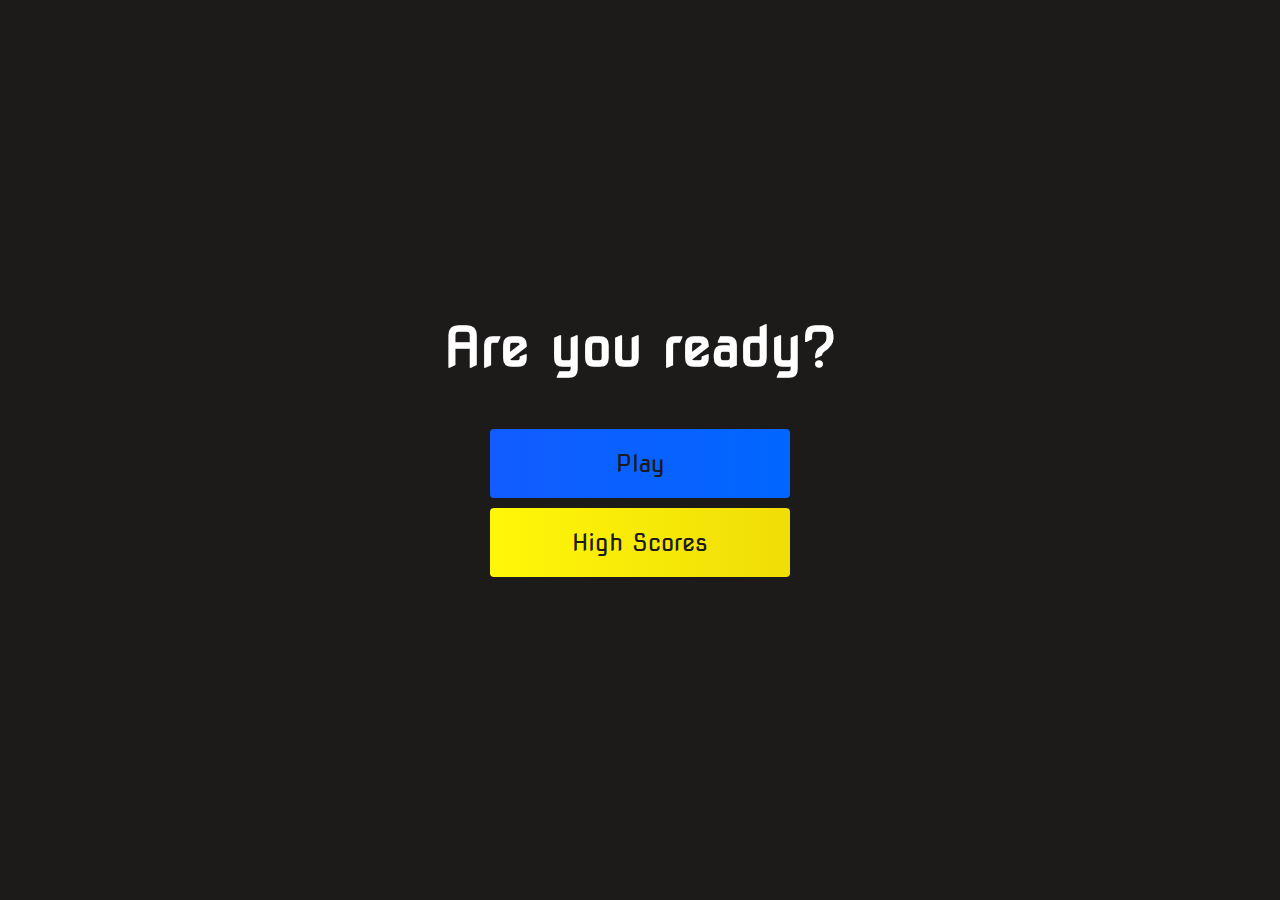
<file: html/index.html>
<!DOCTYPE html>
<html lang="en">
  <head>
    <meta charset="UTF-8" />
    <meta http-equiv="X-UA-Compatible" content="IE=edge" />
    <meta name="viewport" content="width=device-width, initial-scale=1.0" />
    <link rel="stylesheet" href="/css/style.css" />
    <title>Home Page</title>
  </head>
  <body>
    <div class="container">
      <div id="home" class="flex-column flex-center">
        <h1>Are you ready?</h1>
        <a href="/html/game.html" class="btn">Play</a>
        <a href="/html/highscores.html" id="highscores-btn" class="btn"
          >High Scores</a
        >
      </div>
    </div>
  </body>
</html>
</file>
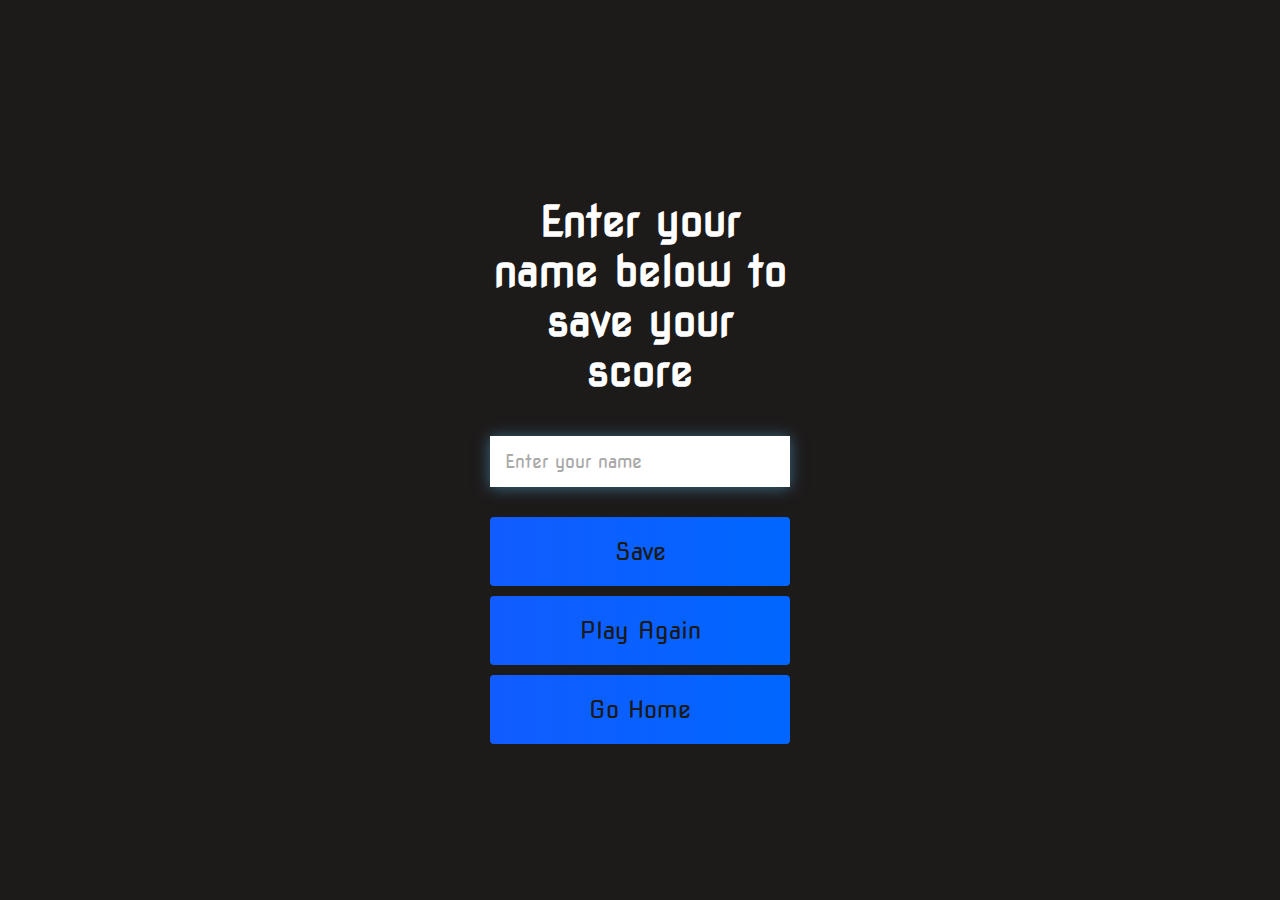
<file: html/end.html>
<!DOCTYPE html>
<html lang="en">
  <head>
    <meta charset="UTF-8" />
    <meta http-equiv="X-UA-Compatible" content="IE=edge" />
    <meta name="viewport" content="width=device-width, initial-scale=1.0" />
    <title>Results</title>
    <link rel="stylesheet" href="/css/style.css" />
  </head>
  <body>
    <div class="container">
      <div id="end" class="flex-center flex column">
        <h1 id="finalScore">0</h1>
        <form class="end-form-container">
          <h2 id="end-text">Enter your name below to save your score</h2>
          <input
            type="text"
            name="name"
            id="username"
            placeholder="Enter your name"
          />
          <button
            class="btn"
            id="saveScoreBtn"
            type="submit"
            onclick="saveHighScore(event)"
            disabled
          >
            Save
          </button>
          <a href="/html/game.html" class="btn">Play Again</a>
          <a href="/html/index.html" class="btn">Go Home</a>
        </form>
      </div>
    </div>
    <script src="/js/end.js"></script>
  </body>
</html>
</file>
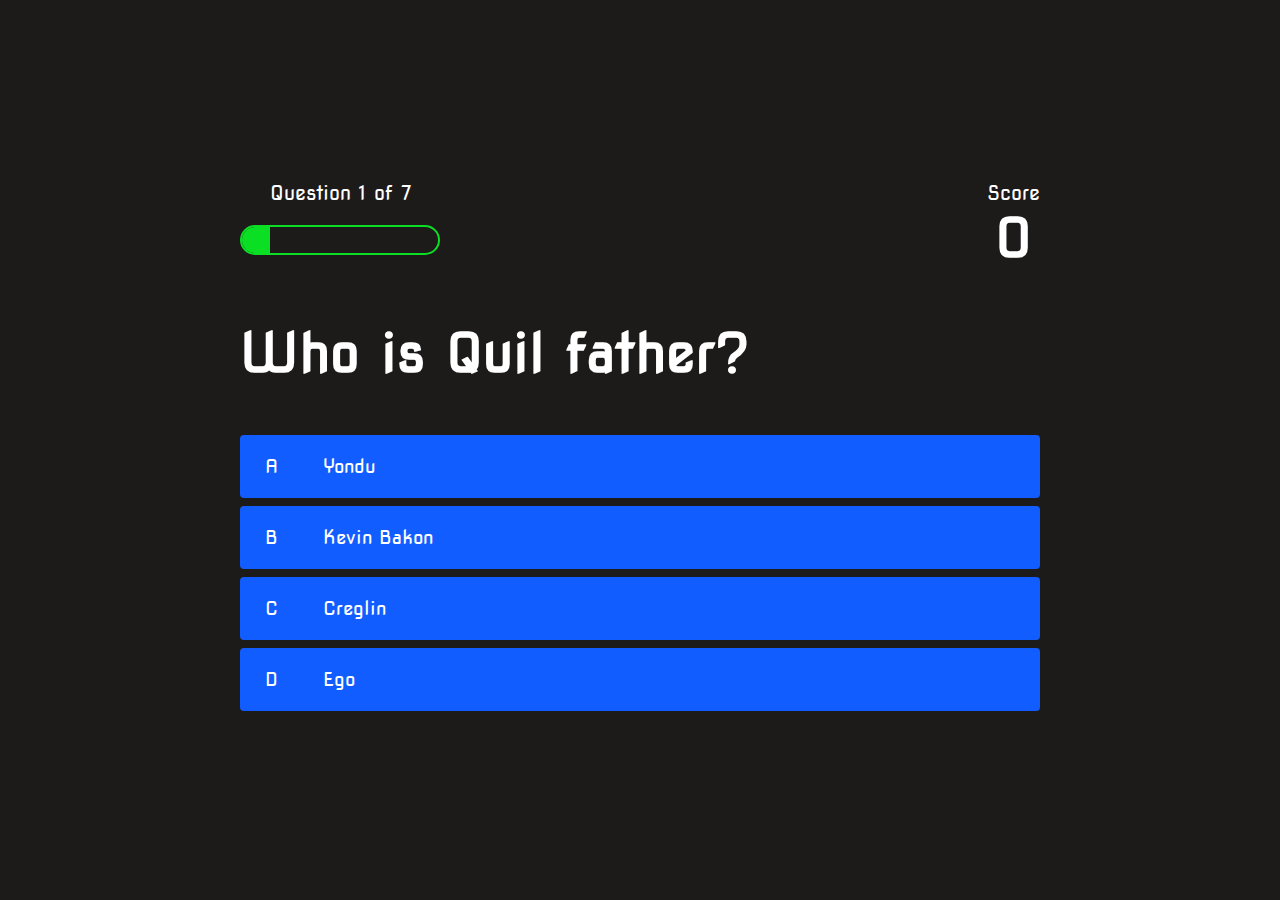
<file: html/game.html>
<!DOCTYPE html>
<html lang="en">
  <head>
    <meta charset="UTF-8" />
    <meta http-equiv="X-UA-Compatible" content="IE=edge" />
    <meta name="viewport" content="width=device-width, initial-scale=1.0" />
    <title>Quiz Page</title>
    <link rel="stylesheet" href="/css/style.css" />
    <link rel="stylesheet" href="/css/game.css" />
  </head>
  <body>
    <div class="container">
      <div id="game" class="justify-center flex-column">
        <div id="hud">
          <div class="hud-item">
            <p id="progressText" class="hud-prefix">Question</p>
            <div id="progressBar">
              <div id="progressBarFull"></div>
            </div>
          </div>
          <div class="hud-item">
            <p class="hud-prefix">Score</p>
            <h1 class="hud-main-text" id="score">0</h1>
          </div>
        </div>
        <h1 id="question">What is the answer to this question?</h1>
        <div class="choice-container">
          <p class="choice-prefix">A</p>
          <p class="choice-text" data-number="1">Choice</p>
        </div>
        <div class="choice-container">
          <p class="choice-prefix">B</p>
          <p class="choice-text" data-number="2">Choice 2</p>
        </div>
        <div class="choice-container">
          <p class="choice-prefix">C</p>
          <p class="choice-text" data-number="3">Choice 3</p>
        </div>
        <div class="choice-container">
          <p class="choice-prefix">D</p>
          <p class="choice-text" data-number="4">Choice 4</p>
        </div>
      </div>
    </div>
    <script src="/js/game.js"></script>
  </body>
</html>
</file>
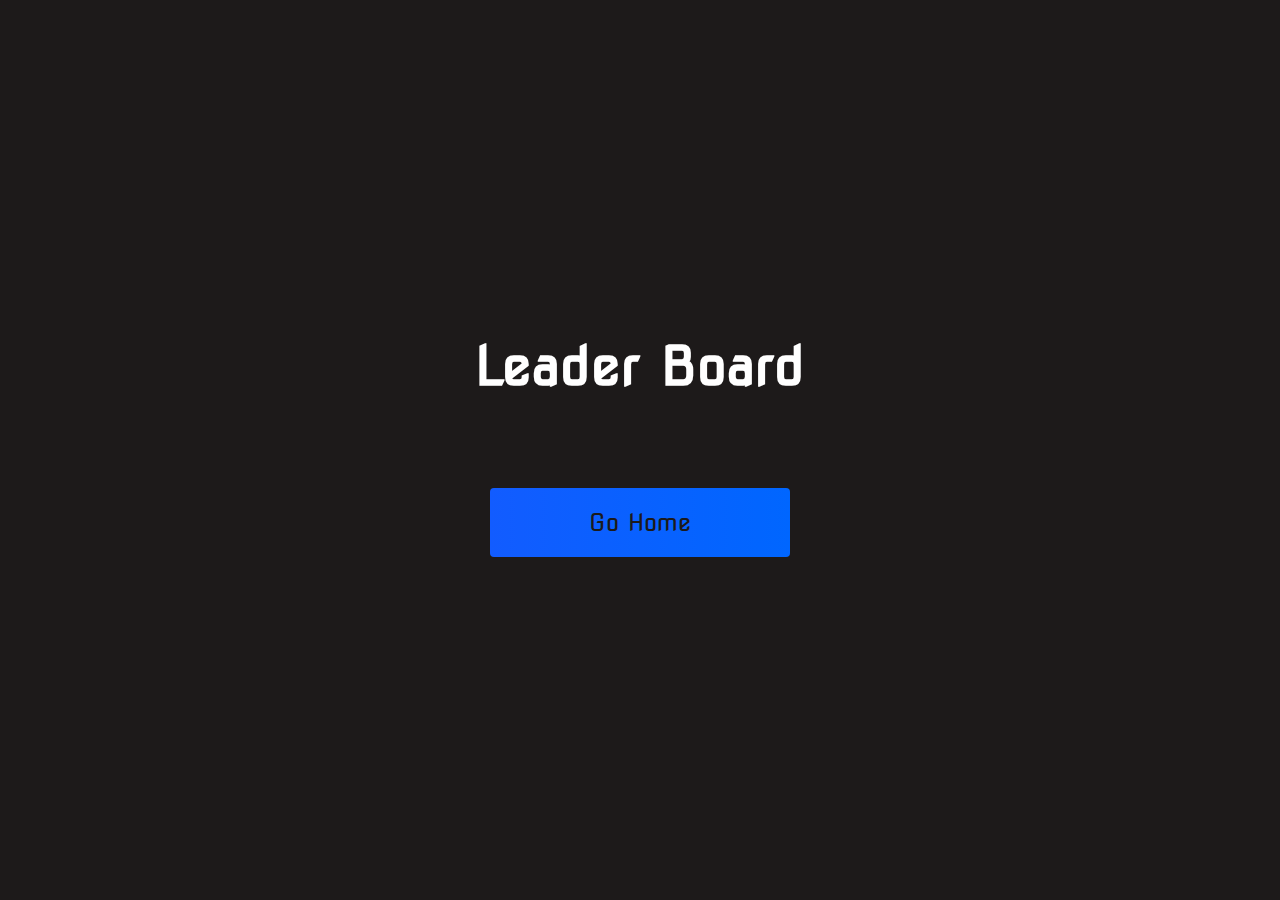
<file: html/highscores.html>
<!DOCTYPE html>
<html lang="en">
  <head>
    <meta charset="UTF-8" />
    <meta http-equiv="X-UA-Compatible" content="IE=edge" />
    <meta name="viewport" content="width=device-width, initial-scale=1.0" />
    <title>High Scores</title>
    <link rel="stylesheet" href="/css/style.css" />
    <link rel="stylesheet" href="/css/highscores.css" />
  </head>
  <body>
    <div class="container">
      <div id="highscores" class="flex-center flex-column">
        <h1 id="finalScore">Leader Board</h1>
        <ul id="highScoresList"></ul>
        <a href="/html/index.html" class="btn">Go Home</a>
      </div>
    </div>
    <script src="/js/highscores.js"></script>
  </body>
</html>
</file>
<file: css/style.css>
@import url("https://fonts.googleapis.com/css2?family=Nova+Square&display=swap");

:root {
  background-color: rgb(29, 26, 26);
}

* {
  box-sizing: border-box;
  margin: 0;
  padding: 0;
  font-size: 62.5%;
  font-family: "Nova Square", cursive;
}

h1 {
  font-size: 5.4rem;
  color: white;
  margin-bottom: 5rem;
}

h2 {
  font-size: 4.2rem;
  margin-bottom: 4rem;
}

.container {
  width: 100vw;
  height: 100vh;
  display: flex;
  justify-content: center;
  align-items: center;
  max-width: 80rem;
  margin: 0 auto;
  padding: 2rem;
}

.flex-column {
  display: flex;
  flex-direction: column;
}

.flex-center {
  justify-content: center;
  align-items: center;
}

.justify-center {
  justify-content: center;
}

.text-center {
  text-align: center;
}

.hidden {
  display: none;
}

.btn {
  font-size: 2.4rem;
  padding: 2rem 0;
  width: 30rem;
  text-align: center;
  margin-bottom: 1rem;
  text-decoration: rgb(29, 26, 26);
  color: rgb(28, 26, 26);
  background: linear-gradient(
    90deg,
    rgb(18, 92, 255) 0%,
    rgb(0, 102, 255) 100%
  );
  border-radius: 4px;
}

.btn:hover {
  cursor: pointer;
  box-shadow: 0 0.4rem 1.4rem 0 rgba(8, 114, 244, 0.6);
  transition: transform 150ms;
  transform: scale(1.03);
}

.btn[disabled]:hover {
  cursor: not-allowed;
  box-shadow: none;
  transform: none;
}

#highscores-btn {
  background: linear-gradient(
    90deg,
    rgb(255, 247, 9) 0%,
    rgb(240, 221, 6) 100%
  );
}

#highscores-btn:hover {
  box-shadow: 0 0.4rem 1.4rem 0 rgba(255, 255, 0, 0.5);
}

.end-form-container {
  width: 100%;
  display: flex;
  flex-direction: column;
  align-items: center;
  max-width: 30rem;
}

input {
  margin-bottom: 1rem;
  width: 20rem;
  padding: 1.5rem;
  font-size: 1.8rem;
  border: none;
  box-shadow: 0 0.1rem 1.4rem 0 rgba(86, 185, 235, 0.5);
}

input::placeholder {
  color: #aaa;
}

#username {
  margin-bottom: 3rem;
  width: 100%;
  outline: none;
}

#end-text {
  font-size: 2.4;
  color: #fff;
  text-align: center;
}

#saveScoreBtn {
  border: none;
}
</file>
<file: css/game.css>
body {
  color: #fff;
}

.choice-container {
  display: flex;
  margin-bottom: 0.8rem;
  width: 100%;
  border-radius: 4px;
  background: rgb(18, 93, 255);
  font-size: 3rem;
  min-width: 80rem;
}

.choice-container:hover {
  cursor: pointer;
  box-shadow: 0 0.4rem 1.4rem 0 rgba(6, 103, 247, 0.5);
  transform: scale(1.02);
  transform: transform 100ms;
}

.choice-prefix {
  padding: 2rem 2.5rem;
  color: #fff;
}

.choice-text {
  padding: 2rem;
  width: 100%;
}

.correct {
  background: linear-gradient(
    32deg,
    rgba(11, 223, 36) 0%,
    rgb(41, 232, 111) 100%
  );
}

.incorrect {
  background: linear-gradient(
    32deg,
    rgba(230, 29, 29, 1) 0%,
    rgb(224, 11, 11, 1) 100%
  );
}

/*--------------------------------------------------------------------------------*/

#hud {
  display: flex;
  justify-content: space-between;
}

.hud-prefix {
  text-align: center;
  font-size: 2rem;
}

.hud-main-text {
  text-align: center;
}

#progressBar {
  width: 20rem;
  height: 3rem;
  border: 0.2rem solid rgb(11, 223, 36);
  margin-top: 2rem;
  border-radius: 50px;
  overflow: hidden;
}

#progressBarFull {
  height: 100%;
  background: rgb(11, 223, 36);
  width: 0%;
}

@media screen and (max-width: 768px) {
  .choice-container {
    min-width: 40rem;
  }
}
</file>
<file: css/highscores.css>
body {
  color: #fff;
}

#highScoresList {
  list-style: none;
  margin-bottom: 4rem;
}

.high-score {
  font-size: 2.8rem;
  margin-bottom: 0.5rem;
}
</file>
